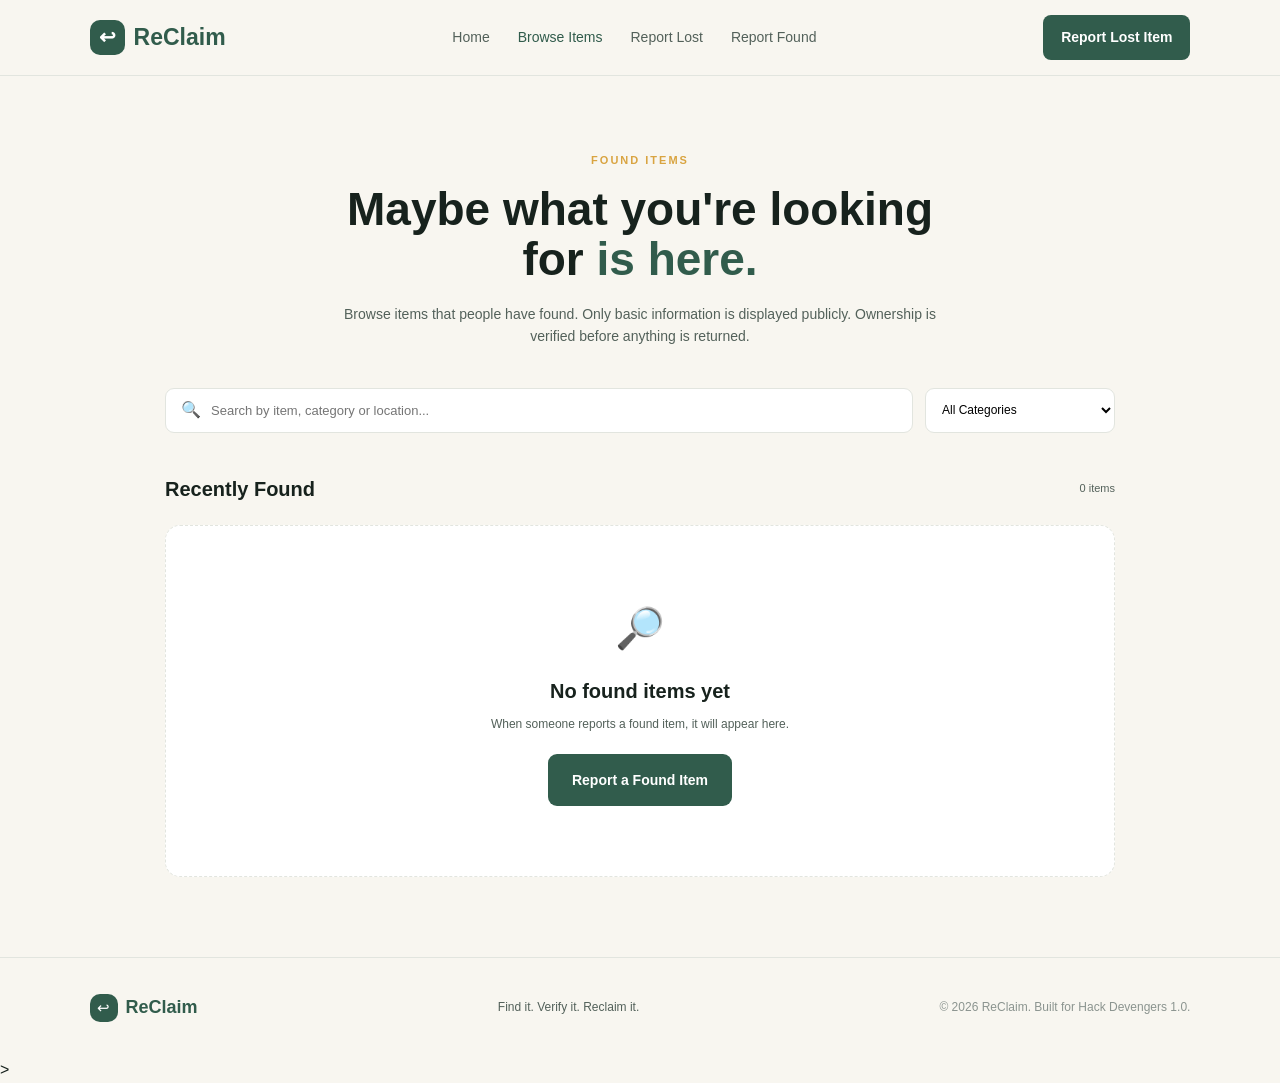
<file: browse.html>
<!DOCTYPE html>
<html lang="en">

<head>

    <meta charset="UTF-8">

    <meta name="viewport" content="width=device-width, initial-scale=1.0">

    <title>Browse Found Items | ReClaim</title>

    <link rel="stylesheet" href="css/style.css">

    <link rel="stylesheet" href="css/browse.css">

</head>


<body>


    <!-- NAVIGATION -->

    <header class="navbar">

        <a href="index.html" class="logo">

            <span class="logo-icon">↩</span>

            <span>ReClaim</span>

        </a>


        <nav>

            <a href="index.html">
                Home
            </a>

            <a href="browse.html" class="active">

                Browse Items

            </a>

            <a href="report-lost.html">
                Report Lost
            </a>

            <a href="report-found.html">
                Report Found
            </a>

        </nav>


        <a href="report-lost.html" class="nav-btn">

            Report Lost Item

        </a>

    </header>



    <!-- PAGE HEADER -->

    <section class="browse-header">

        <span class="section-label">
            FOUND ITEMS
        </span>


        <h1>

            Maybe what you're looking for
            <span>is here.</span>

        </h1>


        <p>

            Browse items that people have found. Only basic information is displayed publicly. Ownership is verified before anything is returned.

        </p>

    </section>



    <!-- SEARCH -->

    <section class="search-section">

        <div class="search-box">

            <span>
                🔍
            </span>

            <input type="text" id="searchInput" placeholder="Search by item, category or location...">

        </div>


        <select id="categoryFilter">

            <option value="all">
                All Categories
            </option>

            <option value="electronics">
                Electronics
            </option>

            <option value="wallet">
                Wallet / Money
            </option>

            <option value="id">
                ID / Documents
            </option>

            <option value="bag">
                Bags
            </option>

            <option value="clothing">
                Clothing
            </option>

            <option value="jewellery">
                Jewellery
            </option>

            <option value="stationery">
                Books / Stationery
            </option>

            <option value="keys">
                Keys
            </option>

            <option value="other">
                Other
            </option>

        </select>

    </section>



    <!-- ITEMS -->

    <main class="browse-container">


        <div class="results-heading">

            <h2>
                Recently Found
            </h2>

            <span id="resultCount">
                0 items
            </span>

        </div>


        <div id="itemsGrid" class="items-grid">

            <!-- Items will be generated by JavaScript -->

        </div>


        <!-- EMPTY STATE -->

        <div id="emptyState" class="empty-state">

            <div class="empty-icon">
                🔎
            </div>

            <h2>
                No found items yet
            </h2>

            <p>
                When someone reports a found item, it will appear here.
            </p>


            <a href="report-found.html" class="btn primary">

                Report a Found Item

            </a>

        </div>


    </main>



    <!-- FOOTER -->

    <footer>

        <div class="footer-logo">

            <span class="logo-icon">
                ↩
            </span>

            <strong>
                ReClaim
            </strong>

        </div>


        <p>
            Find it. Verify it. Reclaim it.
        </p>


        <p class="copyright">

            © 2026 ReClaim. Built for Hack Devengers 1.0.

        </p>

    </footer>



    <script src="js/browse.js"></script>

</body>

</html>>
</file>
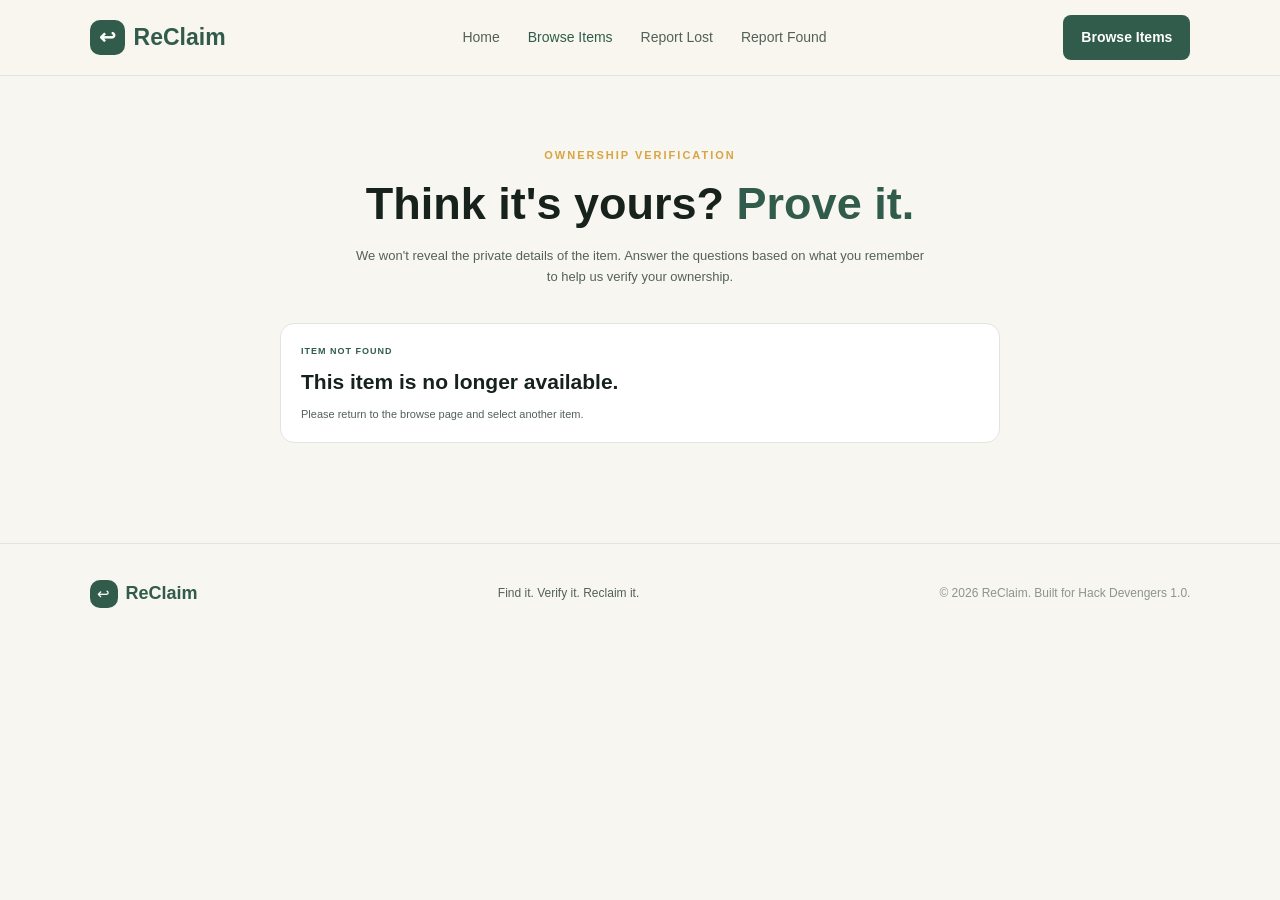
<file: claim.html>
<!DOCTYPE html>
<html lang="en">

<head>

    <meta charset="UTF-8">

    <meta name="viewport" content="width=device-width, initial-scale=1.0">

    <title>Verify Ownership | ReClaim</title>

    <link rel="stylesheet" href="css/style.css">

    <link rel="stylesheet" href="css/claim.css">

</head>


<body>


    <!-- NAVIGATION -->

    <header class="navbar">

        <a href="index.html" class="logo">

            <span class="logo-icon">↩</span>

            <span>ReClaim</span>

        </a>


        <nav>

            <a href="index.html">
                Home
            </a>

            <a href="browse.html" class="active">

                Browse Items

            </a>

            <a href="report-lost.html">
                Report Lost
            </a>

            <a href="report-found.html">
                Report Found
            </a>

        </nav>


        <a href="browse.html" class="nav-btn">

            Browse Items

        </a>

    </header>



    <!-- HEADER -->

    <section class="claim-header">

        <span class="section-label">
            OWNERSHIP VERIFICATION
        </span>


        <h1>

            Think it's yours?
            <span>Prove it.</span>

        </h1>


        <p>

            We won't reveal the private details of the item. Answer the questions based on what you remember to help us verify your ownership.

        </p>

    </section>



    <!-- MAIN -->

    <main class="claim-container">


        <!-- ITEM SUMMARY -->

        <div id="claimItem" class="claim-item">

            <!-- JavaScript loads item -->

        </div>



        <!-- VERIFICATION FORM -->

        <form id="claimForm" class="claim-form">


            <div class="verification-heading">

                <div class="verification-icon">
                    🔐
                </div>


                <div>

                    <h2>
                        Verify your ownership
                    </h2>

                    <p>
                        Your answers are kept private.
                    </p>

                </div>

            </div>



            <!-- QUESTION 1 -->

            <div class="question-card">

                <label for="answer1">

                    1. What unique identifying detail
                    does this item have?

                </label>


                <textarea id="answer1" rows="3" placeholder="Describe the detail you remember..." required></textarea>

            </div>



            <!-- QUESTION 2 -->

            <div class="question-card">

                <label for="answer2">

                    2. What hidden detail or marking
                    does the item have?

                </label>


                <textarea id="answer2" rows="3" placeholder="Describe another detail..." required></textarea>

            </div>



            <!-- QUESTION 3 -->

            <div class="question-card">

                <label for="answer3">

                    3. What contents or identifiers
                    were associated with the item?

                </label>


                <textarea id="answer3" rows="3" placeholder="Mention what you remember..." required></textarea>

            </div>



            <!-- CONTACT -->

            <div class="claim-contact">

                <h3>
                    Your Contact Information
                </h3>

                <p>
                    If your answers match, the finder can be contacted to arrange a safe return.
                </p>


                <div class="claim-grid">


                    <div class="input-group">

                        <label for="claimerName">
                            Your Name *
                        </label>

                        <input type="text" id="claimerName" required>

                    </div>


                    <div class="input-group">

                        <label for="claimerEmail">
                            Email *
                        </label>

                        <input type="email" id="claimerEmail" required>

                    </div>

                </div>

            </div>



            <!-- ACTIONS -->

            <div class="claim-actions">

                <a href="browse.html" class="cancel-btn">

                    ← Back to Items

                </a>


                <button type="submit" class="btn primary">

                    Submit Verification →

                </button>

            </div>


        </form>


        <!-- RESULT -->

        <div id="claimResult" class="claim-result">

        </div>


    </main>



    <!-- FOOTER -->

    <footer>

        <div class="footer-logo">

            <span class="logo-icon">
                ↩
            </span>

            <strong>
                ReClaim
            </strong>

        </div>


        <p>
            Find it. Verify it. Reclaim it.
        </p>


        <p class="copyright">

            © 2026 ReClaim. Built for Hack Devengers 1.0.

        </p>

    </footer>



    <script src="js/claim.js"></script>

</body>

</html>
</file>
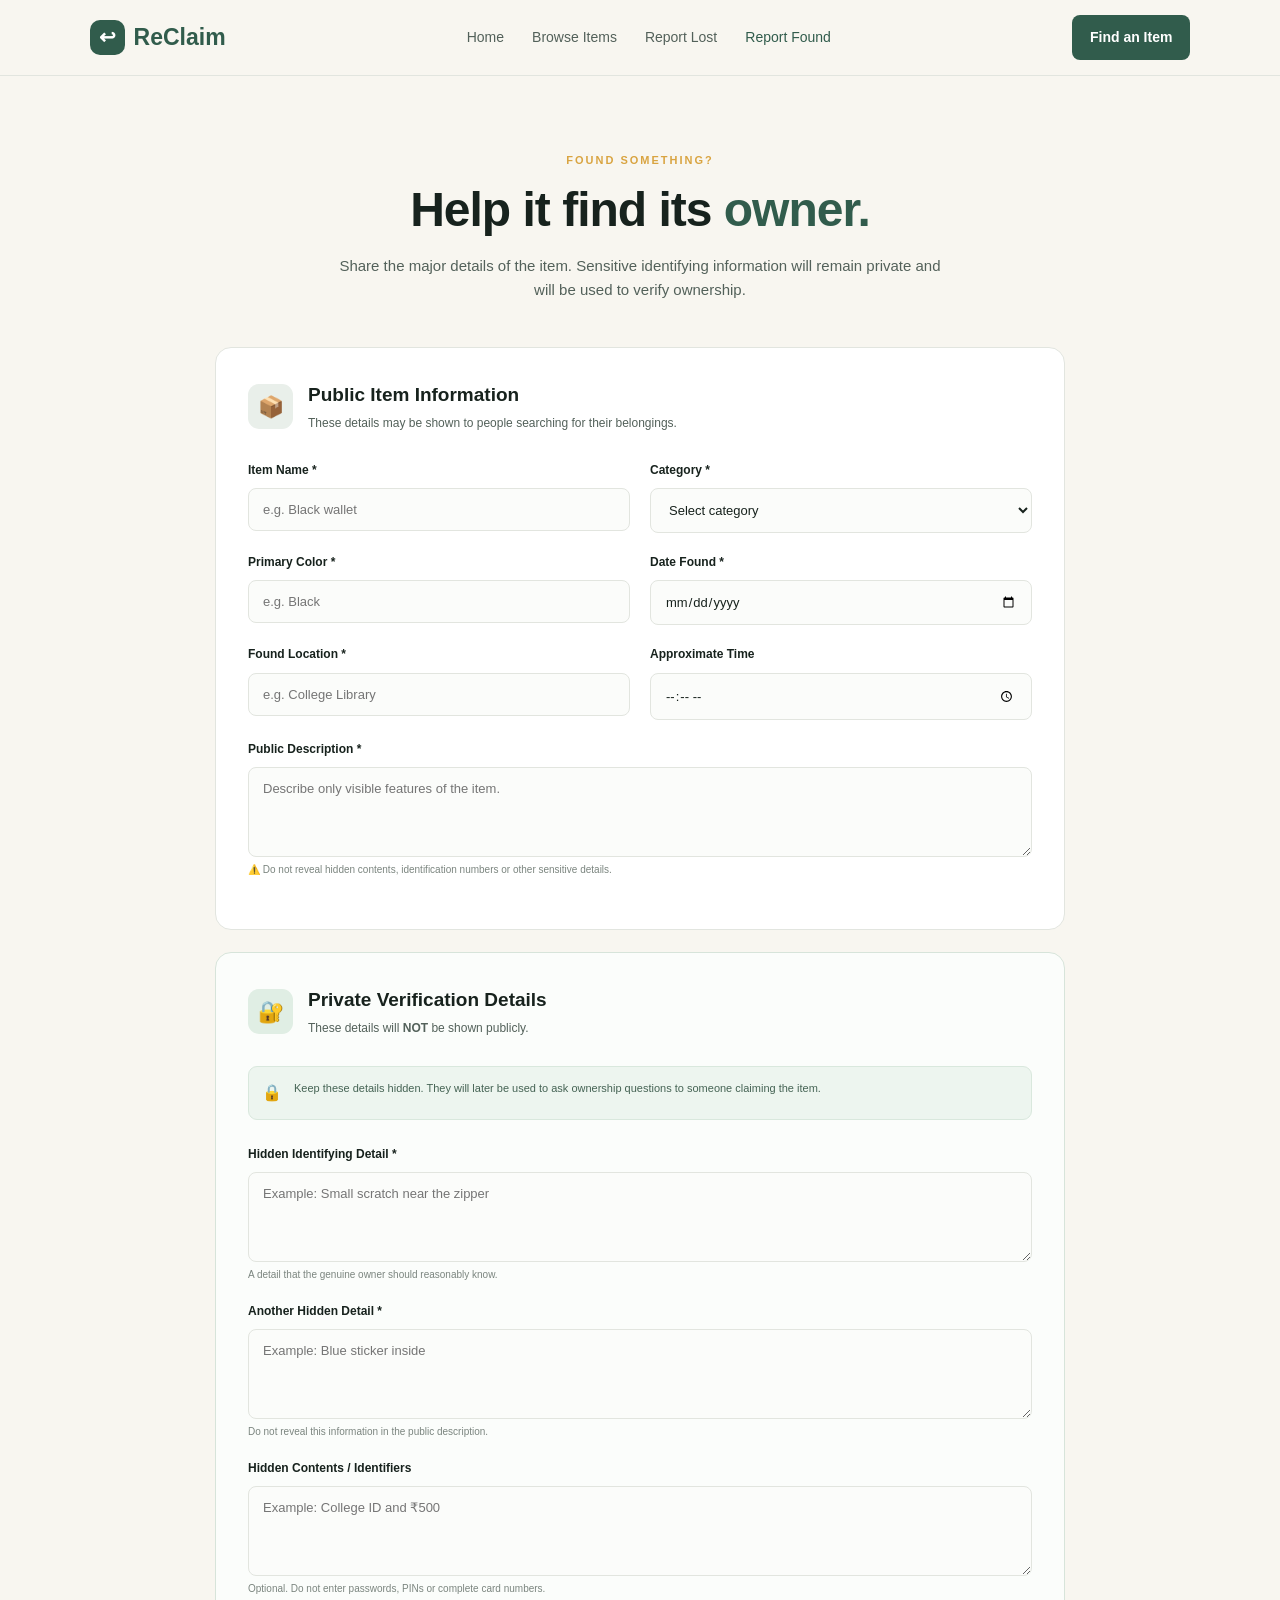
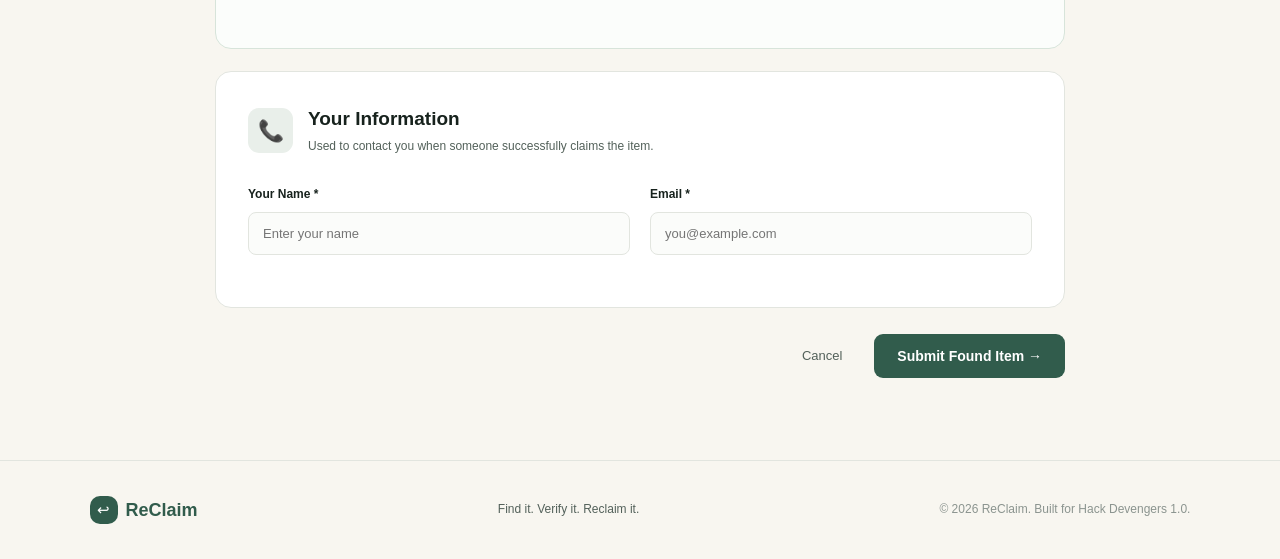
<file: report-found.html>
<!DOCTYPE html>
<html lang="en">

<head>

    <meta charset="UTF-8">

    <meta name="viewport" content="width=device-width, initial-scale=1.0">

    <title>Report Found Item | ReClaim</title>

    <link rel="stylesheet" href="css/style.css">

    <link rel="stylesheet" href="css/report.css">

</head>


<body>


    <!-- Navigation -->

    <header class="navbar">

        <a href="index.html" class="logo">

            <span class="logo-icon">↩</span>

            <span>ReClaim</span>

        </a>


        <nav>

            <a href="index.html">
                Home
            </a>

            <a href="browse.html">
                Browse Items
            </a>

            <a href="report-lost.html">
                Report Lost
            </a>

            <a href="report-found.html" class="active">
                Report Found
            </a>

        </nav>


        <a href="browse.html" class="nav-btn">

            Find an Item

        </a>

    </header>



    <!-- Page Header -->

    <section class="form-header">

        <span class="section-label">
            FOUND SOMETHING?
        </span>


        <h1>

            Help it find its
            <span>owner.</span>

        </h1>


        <p>

            Share the major details of the item. Sensitive identifying information will remain private and will be used to verify ownership.

        </p>

    </section>



    <!-- Form -->

    <main class="form-container">


        <form id="foundItemForm">


            <!-- PUBLIC INFORMATION -->

            <section class="form-section">


                <div class="form-section-heading">

                    <div class="form-icon">
                        📦
                    </div>


                    <div>

                        <h2>
                            Public Item Information
                        </h2>

                        <p>
                            These details may be shown to people searching for their belongings.
                        </p>

                    </div>

                </div>



                <div class="form-grid">


                    <div class="input-group">

                        <label for="foundItemName">

                            Item Name *

                        </label>


                        <input type="text" id="foundItemName" placeholder="e.g. Black wallet" required>

                    </div>



                    <div class="input-group">

                        <label for="foundCategory">

                            Category *

                        </label>


                        <select id="foundCategory" required>

                            <option value="">
                                Select category
                            </option>

                            <option value="electronics">
                                Electronics
                            </option>

                            <option value="wallet">
                                Wallet / Money
                            </option>

                            <option value="id">
                                ID / Documents
                            </option>

                            <option value="bag">
                                Bag
                            </option>

                            <option value="clothing">
                                Clothing
                            </option>

                            <option value="jewellery">
                                Jewellery
                            </option>

                            <option value="stationery">
                                Books / Stationery
                            </option>

                            <option value="keys">
                                Keys
                            </option>

                            <option value="other">
                                Other
                            </option>

                        </select>

                    </div>



                    <div class="input-group">

                        <label for="foundColor">

                            Primary Color *

                        </label>


                        <input type="text" id="foundColor" placeholder="e.g. Black" required>

                    </div>



                    <div class="input-group">

                        <label for="foundDate">

                            Date Found *

                        </label>


                        <input type="date" id="foundDate" required>

                    </div>



                    <div class="input-group">

                        <label for="foundLocation">

                            Found Location *

                        </label>


                        <input type="text" id="foundLocation" placeholder="e.g. College Library" required>

                    </div>



                    <div class="input-group">

                        <label for="foundTime">

                            Approximate Time

                        </label>


                        <input type="time" id="foundTime">

                    </div>

                </div>



                <div class="input-group">

                    <label for="foundDescription">

                        Public Description *

                    </label>


                    <textarea id="foundDescription" rows="4" placeholder="Describe only visible features of the item." required></textarea>


                    <small>

                        ⚠️ Do not reveal hidden contents,
                        identification numbers or other
                        sensitive details.

                    </small>

                </div>


            </section>



            <!-- PRIVATE INFORMATION -->

            <section class="form-section private-section">


                <div class="private-heading">


                    <div class="form-icon private-icon">

                        🔐

                    </div>


                    <div>

                        <h2>

                            Private Verification Details

                        </h2>


                        <p>

                            These details will
                            <strong>NOT</strong> be shown publicly.

                        </p>

                    </div>

                </div>



                <div class="privacy-notice">

                    <span>
                        🔒
                    </span>


                    <p>

                        Keep these details hidden. They will later be used to ask ownership questions to someone claiming the item.

                    </p>

                </div>



                <div class="input-group">


                    <label for="foundUniqueDetail">

                        Hidden Identifying Detail *

                    </label>


                    <textarea id="foundUniqueDetail" rows="3" placeholder="Example: Small scratch near the zipper" required></textarea>


                    <small>

                        A detail that the genuine owner
                        should reasonably know.

                    </small>

                </div>



                <div class="input-group">


                    <label for="foundHiddenDetail">

                        Another Hidden Detail *

                    </label>


                    <textarea id="foundHiddenDetail" rows="3" placeholder="Example: Blue sticker inside" required></textarea>


                    <small>

                        Do not reveal this information
                        in the public description.

                    </small>

                </div>



                <div class="input-group">


                    <label for="foundContents">

                        Hidden Contents / Identifiers

                    </label>


                    <textarea id="foundContents" rows="3" placeholder="Example: College ID and ₹500"></textarea>


                    <small>

                        Optional. Do not enter passwords,
                        PINs or complete card numbers.

                    </small>

                </div>


            </section>



            <!-- FINDER CONTACT -->

            <section class="form-section">


                <div class="form-section-heading">


                    <div class="form-icon">
                        📞
                    </div>


                    <div>

                        <h2>
                            Your Information
                        </h2>


                        <p>

                            Used to contact you when someone successfully claims the item.

                        </p>

                    </div>

                </div>



                <div class="form-grid">


                    <div class="input-group">


                        <label for="finderName">

                            Your Name *

                        </label>


                        <input type="text" id="finderName" placeholder="Enter your name" required>

                    </div>



                    <div class="input-group">


                        <label for="finderEmail">

                            Email *

                        </label>


                        <input type="email" id="finderEmail" placeholder="you@example.com" required>

                    </div>

                </div>


            </section>



            <!-- ACTIONS -->

            <div class="form-actions">


                <a href="index.html" class="cancel-btn">

                    Cancel

                </a>


                <button type="submit" class="btn primary submit-btn">

                    Submit Found Item →

                </button>

            </div>


        </form>

    </main>



    <!-- Footer -->

    <footer>


        <div class="footer-logo">

            <span class="logo-icon">
                ↩
            </span>

            <strong>
                ReClaim
            </strong>

        </div>


        <p>
            Find it. Verify it. Reclaim it.
        </p>


        <p class="copyright">

            © 2026 ReClaim. Built for Hack Devengers 1.0.

        </p>


    </footer>



    <script src="js/reports.js"></script>


</body>

</html>
</file>
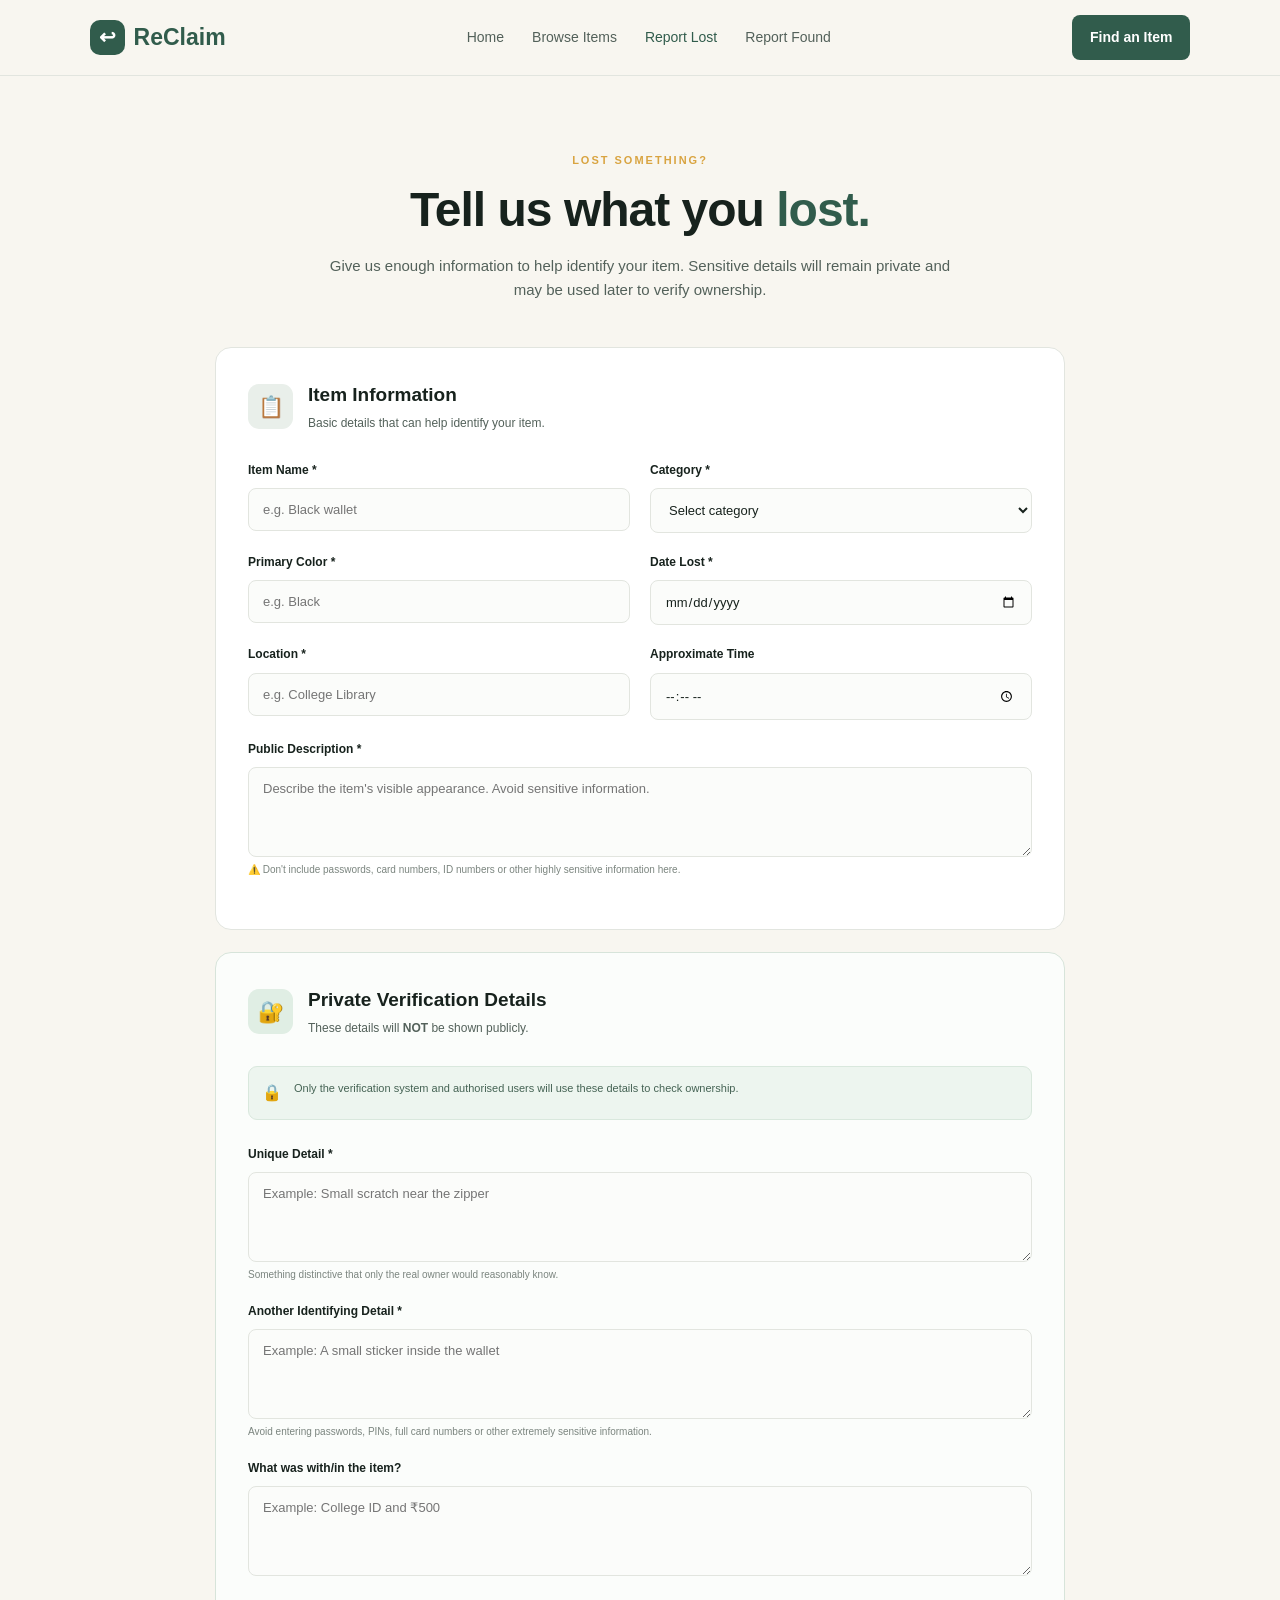
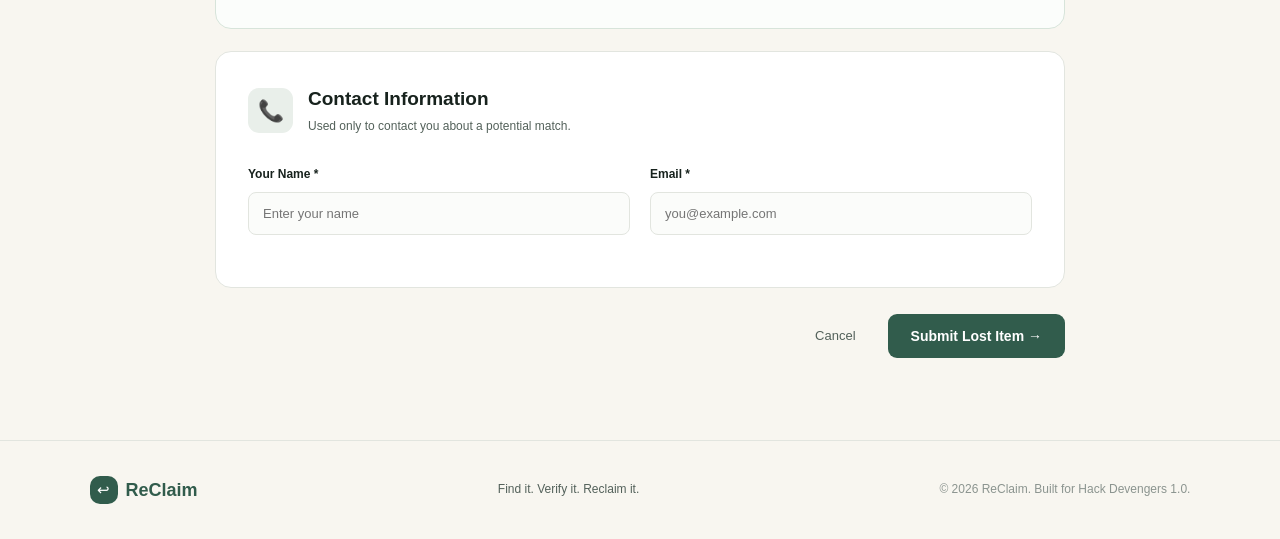
<file: report-lost.html>
<!DOCTYPE html>
<html lang="en">

<head>
    <meta charset="UTF-8">
    <meta name="viewport" content="width=device-width, initial-scale=1.0">

    <title>Report Lost Item | ReClaim</title>

    <link rel="stylesheet" href="css/style.css">
    <link rel="stylesheet" href="css/report.css">
</head>

<body>

    <!-- Navigation -->
    <header class="navbar">

        <a href="index.html" class="logo">
            <span class="logo-icon">↩</span>
            <span>ReClaim</span>
        </a>

        <nav>
            <a href="index.html">Home</a>
            <a href="browse.html">Browse Items</a>
            <a href="report-lost.html" class="active">Report Lost</a>
            <a href="report-found.html">Report Found</a>
        </nav>

        <a href="browse.html" class="nav-btn">
            Find an Item
        </a>

    </header>


    <!-- Page Header -->
    <section class="form-header">

        <span class="section-label">
            LOST SOMETHING?
        </span>

        <h1>
            Tell us what you <span>lost.</span>
        </h1>

        <p>
            Give us enough information to help identify your item. Sensitive details will remain private and may be used later to verify ownership.
        </p>

    </section>


    <!-- Form -->
    <main class="form-container">

        <form id="lostItemForm">


            <!-- PUBLIC INFORMATION -->
            <section class="form-section">

                <div class="form-section-heading">

                    <div class="form-icon">
                        📋
                    </div>

                    <div>
                        <h2>Item Information</h2>

                        <p>
                            Basic details that can help identify your item.
                        </p>
                    </div>

                </div>


                <div class="form-grid">

                    <div class="input-group">

                        <label for="itemName">
                            Item Name *
                        </label>

                        <input type="text" id="itemName" placeholder="e.g. Black wallet" required>

                    </div>


                    <div class="input-group">

                        <label for="category">
                            Category *
                        </label>

                        <select id="category" required>

                            <option value="">
                                Select category
                            </option>

                            <option value="electronics">
                                Electronics
                            </option>

                            <option value="wallet">
                                Wallet / Money
                            </option>

                            <option value="id">
                                ID / Documents
                            </option>

                            <option value="bag">
                                Bag
                            </option>

                            <option value="clothing">
                                Clothing
                            </option>

                            <option value="jewellery">
                                Jewellery
                            </option>

                            <option value="stationery">
                                Books / Stationery
                            </option>

                            <option value="keys">
                                Keys
                            </option>

                            <option value="other">
                                Other
                            </option>

                        </select>

                    </div>


                    <div class="input-group">

                        <label for="color">
                            Primary Color *
                        </label>

                        <input type="text" id="color" placeholder="e.g. Black" required>

                    </div>


                    <div class="input-group">

                        <label for="lostDate">
                            Date Lost *
                        </label>

                        <input type="date" id="lostDate" required>

                    </div>


                    <div class="input-group">

                        <label for="lostLocation">
                            Location *
                        </label>

                        <input type="text" id="lostLocation" placeholder="e.g. College Library" required>

                    </div>


                    <div class="input-group">

                        <label for="lostTime">
                            Approximate Time
                        </label>

                        <input type="time" id="lostTime">

                    </div>

                </div>


                <div class="input-group">

                    <label for="description">
                        Public Description *
                    </label>

                    <textarea id="description" rows="4" placeholder="Describe the item's visible appearance. Avoid sensitive information." required></textarea>

                    <small>
                        ⚠️ Don't include passwords, card numbers, ID numbers
                        or other highly sensitive information here.
                    </small>

                </div>

            </section>


            <!-- PRIVATE INFORMATION -->
            <section class="form-section private-section">

                <div class="private-heading">

                    <div class="form-icon private-icon">
                        🔐
                    </div>

                    <div>

                        <h2>Private Verification Details</h2>

                        <p>
                            These details will <strong>NOT</strong> be shown publicly.
                        </p>

                    </div>

                </div>


                <div class="privacy-notice">

                    <span>🔒</span>

                    <p>
                        Only the verification system and authorised users will use these details to check ownership.
                    </p>

                </div>


                <div class="input-group">

                    <label for="uniqueDetail">
                        Unique Detail *
                    </label>

                    <textarea id="uniqueDetail" rows="3" placeholder="Example: Small scratch near the zipper" required></textarea>

                    <small>
                        Something distinctive that only the real owner
                        would reasonably know.
                    </small>

                </div>


                <div class="input-group">

                    <label for="hiddenDetail">
                        Another Identifying Detail *
                    </label>

                    <textarea id="hiddenDetail" rows="3" placeholder="Example: A small sticker inside the wallet" required></textarea>

                    <small>
                        Avoid entering passwords, PINs, full card numbers
                        or other extremely sensitive information.
                    </small>

                </div>


                <div class="input-group">

                    <label for="itemContents">
                        What was with/in the item?
                    </label>

                    <textarea id="itemContents" rows="3" placeholder="Example: College ID and ₹500"></textarea>

                </div>

            </section>


            <!-- CONTACT -->
            <section class="form-section">

                <div class="form-section-heading">

                    <div class="form-icon">
                        📞
                    </div>

                    <div>

                        <h2>Contact Information</h2>

                        <p>
                            Used only to contact you about a potential match.
                        </p>

                    </div>

                </div>


                <div class="form-grid">

                    <div class="input-group">

                        <label for="name">
                            Your Name *
                        </label>

                        <input type="text" id="name" placeholder="Enter your name" required>

                    </div>


                    <div class="input-group">

                        <label for="email">
                            Email *
                        </label>

                        <input type="email" id="email" placeholder="you@example.com" required>

                    </div>

                </div>

            </section>


            <!-- Submit -->
            <div class="form-actions">

                <a href="index.html" class="cancel-btn">
                    Cancel
                </a>

                <button type="submit" class="btn primary submit-btn">
                    Submit Lost Item →
                </button>

            </div>


        </form>

    </main>


    <footer>

        <div class="footer-logo">
            <span class="logo-icon">↩</span>
            <strong>ReClaim</strong>
        </div>

        <p>
            Find it. Verify it. Reclaim it.
        </p>

        <p class="copyright">
            © 2026 ReClaim. Built for Hack Devengers 1.0.
        </p>

    </footer>


    <script src="js/reports.js"></script>

</body>

</html>
</file>
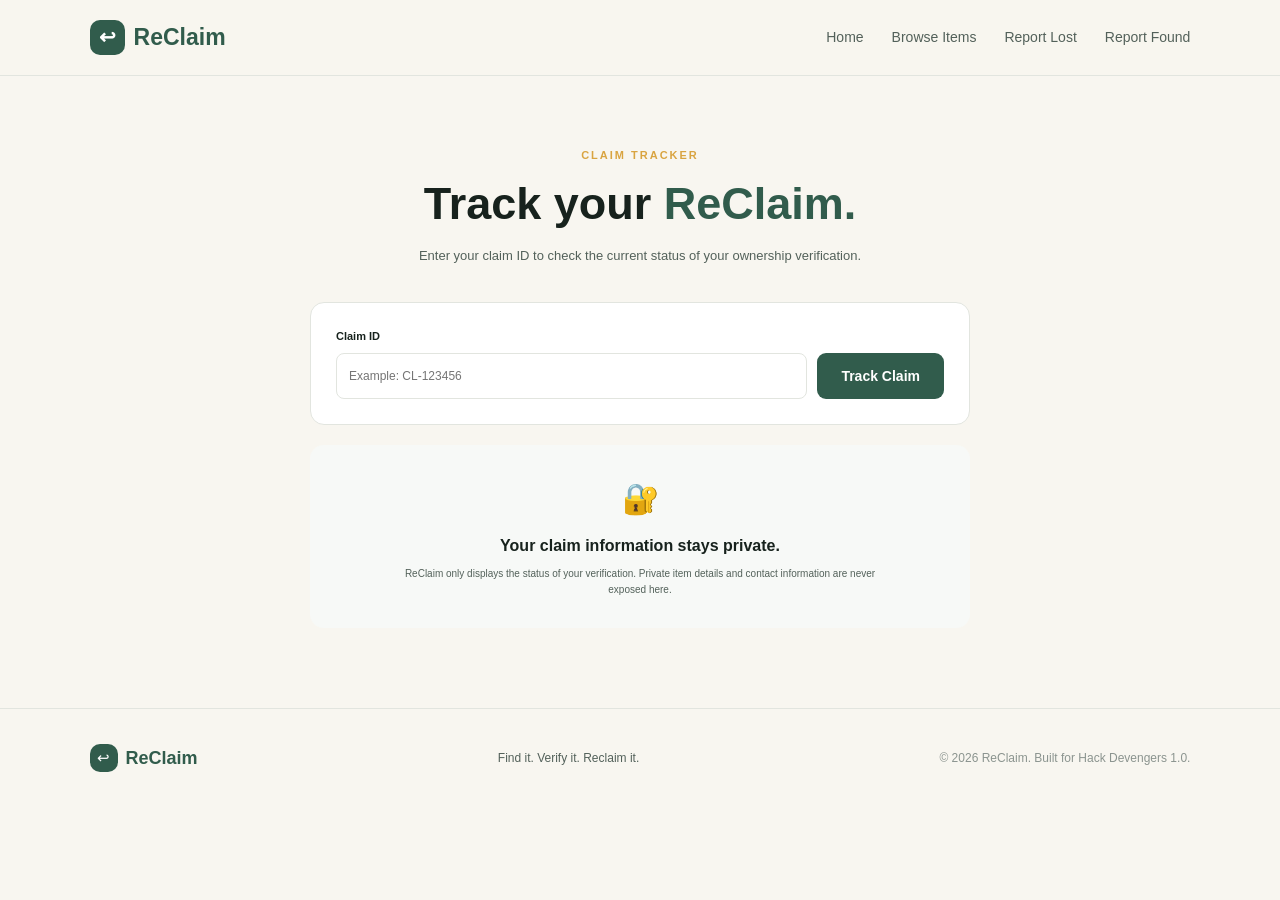
<file: status.html>
<!DOCTYPE html>
<html lang="en">

<head>

    <meta charset="UTF-8">

    <meta name="viewport" content="width=device-width, initial-scale=1.0">

    <title>Track Claim | ReClaim</title>

    <link rel="stylesheet" href="css/style.css">

    <link rel="stylesheet" href="css/status.css">

</head>


<body>


    <!-- NAVIGATION -->

    <header class="navbar">

        <a href="index.html" class="logo">

            <span class="logo-icon">↩</span>

            <span>ReClaim</span>

        </a>


        <nav>

            <a href="index.html">
                Home
            </a>

            <a href="browse.html">
                Browse Items
            </a>

            <a href="report-lost.html">
                Report Lost
            </a>

            <a href="report-found.html">
                Report Found
            </a>

        </nav>

    </header>



    <!-- HEADER -->

    <section class="status-header">

        <span class="section-label">
            CLAIM TRACKER
        </span>


        <h1>

            Track your
            <span>ReClaim.</span>

        </h1>


        <p>

            Enter your claim ID to check the current status of your ownership verification.

        </p>

    </section>



    <!-- SEARCH -->

    <main class="status-container">

        <div class="status-search">

            <label for="claimId">
                Claim ID
            </label>


            <div class="status-input-row">

                <input type="text" id="claimId" placeholder="Example: CL-123456">


                <button type="button" id="trackButton" class="btn primary">

                    Track Claim

                </button>

            </div>

        </div>



        <!-- RESULT -->

        <div id="statusResult" class="status-result">

        </div>


        <!-- DEFAULT INFO -->

        <div id="statusInfo" class="status-info">

            <div class="info-icon">
                🔐
            </div>

            <h2>
                Your claim information stays private.
            </h2>

            <p>
                ReClaim only displays the status of your verification. Private item details and contact information are never exposed here.
            </p>

        </div>

    </main>



    <!-- FOOTER -->

    <footer>

        <div class="footer-logo">

            <span class="logo-icon">
                ↩
            </span>

            <strong>
                ReClaim
            </strong>

        </div>


        <p>
            Find it. Verify it. Reclaim it.
        </p>


        <p class="copyright">
            © 2026 ReClaim. Built for Hack Devengers 1.0.
        </p>

    </footer>


    <script src="js/status.js"></script>

</body>

</html>
</file>
<file: css/style.css>
/* ========================================
   RECLAIM - GLOBAL STYLES
======================================== */

* {
    margin: 0;
    padding: 0;
    box-sizing: border-box;
}

:root {
    --primary: #315c4c;
    --primary-dark: #234438;
    --accent: #d9a441;
    --cream: #f8f6f0;
    --white: #ffffff;
    --dark: #17221d;
    --text: #53615a;
    --border: #e2e5df;
    --success: #3f8061;
}

html {
    scroll-behavior: smooth;
}

body {
    font-family: Arial, Helvetica, sans-serif;
    background: var(--cream);
    color: var(--dark);
    line-height: 1.6;
}

a {
    text-decoration: none;
    color: inherit;
}


/* ========================================
   NAVIGATION
======================================== */

.navbar {
    height: 76px;
    padding: 0 7%;
    display: flex;
    align-items: center;
    justify-content: space-between;
    background: rgba(248, 246, 240, 0.96);
    border-bottom: 1px solid var(--border);
    position: sticky;
    top: 0;
    z-index: 100;
}

.logo {
    display: flex;
    align-items: center;
    gap: 9px;
    font-size: 23px;
    font-weight: 700;
    color: var(--primary);
}

.logo-icon {
    width: 35px;
    height: 35px;
    display: grid;
    place-items: center;
    border-radius: 10px;
    background: var(--primary);
    color: white;
    font-size: 20px;
}

.navbar nav {
    display: flex;
    gap: 28px;
}

.navbar nav a {
    font-size: 14px;
    color: var(--text);
    transition: 0.3s;
}

.navbar nav a:hover,
.navbar nav a.active {
    color: var(--primary);
}

.nav-btn {
    padding: 11px 18px;
    background: var(--primary);
    color: white;
    border-radius: 8px;
    font-size: 14px;
    font-weight: 600;
}


/* ========================================
   BUTTONS
======================================== */

.btn {
    display: inline-flex;
    justify-content: center;
    align-items: center;
    padding: 14px 23px;
    border-radius: 9px;
    font-size: 14px;
    font-weight: 700;
    transition: 0.3s;
    border: 1px solid transparent;
}

.btn:hover {
    transform: translateY(-2px);
}

.primary {
    background: var(--primary);
    color: white;
}

.primary:hover {
    background: var(--primary-dark);
}

.secondary {
    background: white;
    color: var(--primary);
    border-color: var(--border);
}

.light {
    background: white;
    color: var(--primary);
}


/* ========================================
   HERO
======================================== */

.hero {
    min-height: 650px;
    padding: 80px 7%;
    display: grid;
    grid-template-columns: 1.05fr 0.95fr;
    align-items: center;
    gap: 70px;
}

.hero-content {
    max-width: 650px;
}

.badge {
    display: inline-block;
    padding: 7px 13px;
    background: #e6eee8;
    color: var(--primary);
    border-radius: 30px;
    font-size: 12px;
    font-weight: 700;
    margin-bottom: 20px;
}

.hero h1 {
    font-size: clamp(45px, 5vw, 70px);
    line-height: 1.04;
    letter-spacing: -2px;
    margin-bottom: 25px;
}

.hero h1 span,
.section-heading span,
.cta-section span {
    color: var(--primary);
}

.hero-content>p {
    max-width: 570px;
    color: var(--text);
    font-size: 17px;
    margin-bottom: 30px;
}

.hero-buttons {
    display: flex;
    gap: 12px;
    flex-wrap: wrap;
}

.trust-points {
    display: flex;
    gap: 28px;
    margin-top: 45px;
    flex-wrap: wrap;
}

.trust-points div {
    display: flex;
    flex-direction: column;
}

.trust-points strong {
    font-size: 12px;
    color: var(--dark);
}

.trust-points small {
    color: #7a847e;
    font-size: 11px;
}


/* ========================================
   HERO VISUAL
======================================== */

.hero-visual {
    position: relative;
    min-height: 470px;
    display: flex;
    justify-content: center;
    align-items: center;
}

.main-card {
    width: 330px;
    padding: 25px;
    background: white;
    border-radius: 20px;
    box-shadow: 0 25px 60px rgba(35, 68, 56, 0.13);
    position: relative;
    z-index: 2;
}

.item-image {
    height: 220px;
    display: grid;
    place-items: center;
    background: #eef2ed;
    border-radius: 15px;
    font-size: 80px;
    margin-bottom: 20px;
}

.item-status {
    display: inline-block;
    color: var(--success);
    font-size: 10px;
    font-weight: 800;
    letter-spacing: 1px;
    margin-bottom: 5px;
}

.item-info h3 {
    font-size: 20px;
    margin-bottom: 8px;
}

.item-info p {
    color: var(--text);
    font-size: 12px;
    margin-top: 3px;
}

.privacy {
    margin-top: 17px;
    padding: 10px;
    background: #f4f6f2;
    color: var(--primary);
    border-radius: 8px;
    text-align: center;
    font-size: 11px;
    font-weight: 600;
}

.floating-card {
    position: absolute;
    z-index: 3;
    background: white;
    padding: 13px 16px;
    border-radius: 12px;
    display: flex;
    align-items: center;
    gap: 10px;
    box-shadow: 0 12px 35px rgba(35, 68, 56, 0.13);
}

.floating-card strong {
    display: block;
    font-size: 11px;
}

.floating-card p {
    color: var(--text);
    font-size: 10px;
}

.card-icon,
.success-icon {
    width: 34px;
    height: 34px;
    display: grid;
    place-items: center;
    background: #e7eee9;
    border-radius: 9px;
}

.success-icon {
    background: #e5f1e9;
    color: var(--success);
    font-weight: bold;
}

.card-top {
    top: 35px;
    left: 0;
}

.card-bottom {
    right: 0;
    bottom: 40px;
}


/* ========================================
   HOW IT WORKS
======================================== */

.how-section {
    padding: 100px 7%;
    background: white;
}

.section-heading {
    text-align: center;
    max-width: 600px;
    margin: 0 auto 60px;
}

.section-label {
    color: var(--accent);
    font-size: 11px;
    font-weight: 800;
    letter-spacing: 2px;
}

.section-heading h2,
.cta-section h2 {
    font-size: 40px;
    line-height: 1.15;
    margin: 12px 0;
}

.section-heading p {
    color: var(--text);
    font-size: 15px;
}

.steps {
    max-width: 1100px;
    margin: auto;
    display: grid;
    grid-template-columns: repeat(4, 1fr);
    gap: 25px;
}

.step {
    position: relative;
    padding: 25px;
    border: 1px solid var(--border);
    border-radius: 14px;
    transition: 0.3s;
}

.step:hover {
    transform: translateY(-5px);
    box-shadow: 0 15px 35px rgba(35, 68, 56, 0.08);
}

.step-number {
    color: #aab3ad;
    font-size: 12px;
    font-weight: 700;
    margin-bottom: 25px;
}

.step-icon {
    font-size: 30px;
    margin-bottom: 15px;
}

.step h3 {
    font-size: 17px;
    margin-bottom: 8px;
}

.step p {
    color: var(--text);
    font-size: 13px;
}


/* ========================================
   CTA
======================================== */

.cta-section {
    margin: 80px 7%;
    padding: 60px;
    border-radius: 20px;
    background: var(--primary);
    color: white;
    display: flex;
    align-items: center;
    justify-content: space-between;
    gap: 40px;
}

.cta-section .section-label {
    color: #e7c46d;
}

.cta-section h2 {
    max-width: 650px;
}

.cta-section h2 span {
    color: #d9e8dd;
}

.cta-section p {
    max-width: 600px;
    color: #d5dfd9;
    font-size: 14px;
}

.cta-buttons {
    display: flex;
    gap: 10px;
    flex-shrink: 0;
}


/* ========================================
   FOOTER
======================================== */

footer {
    padding: 35px 7%;
    border-top: 1px solid var(--border);
    display: flex;
    align-items: center;
    justify-content: space-between;
    gap: 20px;
    color: var(--text);
    font-size: 12px;
}

.footer-logo {
    display: flex;
    align-items: center;
    gap: 8px;
    color: var(--primary);
    font-size: 18px;
}

.footer-logo .logo-icon {
    width: 28px;
    height: 28px;
    font-size: 15px;
}

.copyright {
    color: #8b948f;
}


/* ========================================
   RESPONSIVE DESIGN
======================================== */

@media (max-width: 950px) {
    .navbar nav {
        display: none;
    }
    .hero {
        grid-template-columns: 1fr;
        text-align: center;
        gap: 20px;
    }
    .hero-content {
        margin: auto;
    }
    .hero-content>p {
        margin-left: auto;
        margin-right: auto;
    }
    .hero-buttons,
    .trust-points {
        justify-content: center;
    }
    .hero-visual {
        max-width: 500px;
        width: 100%;
        margin: auto;
    }
    .steps {
        grid-template-columns: repeat(2, 1fr);
    }
    .cta-section {
        flex-direction: column;
        text-align: center;
    }
    .cta-section p {
        margin: auto;
    }
}

@media (max-width: 600px) {
    .navbar {
        padding: 0 5%;
    }
    .nav-btn {
        display: none;
    }
    .hero {
        padding: 60px 5%;
    }
    .hero h1 {
        font-size: 45px;
    }
    .hero-content>p {
        font-size: 15px;
    }
    .main-card {
        width: 280px;
    }
    .item-image {
        height: 190px;
    }
    .card-top {
        left: -5px;
    }
    .card-bottom {
        right: -5px;
    }
    .steps {
        grid-template-columns: 1fr;
    }
    .how-section {
        padding: 70px 5%;
    }
    .section-heading h2,
    .cta-section h2 {
        font-size: 32px;
    }
    .cta-section {
        margin: 50px 5%;
        padding: 40px 25px;
    }
    .cta-buttons {
        flex-direction: column;
        width: 100%;
    }
    .cta-buttons .btn {
        width: 100%;
    }
    footer {
        padding: 30px 5%;
        flex-direction: column;
        text-align: center;
    }
}
</file>
<file: css/browse.css>
/* ========================================
   RECLAIM - BROWSE PAGE
======================================== */

.browse-header {
    text-align: center;
    max-width: 800px;
    margin: auto;
    padding: 70px 7% 40px;
}

.browse-header h1 {
    font-size: 46px;
    line-height: 1.1;
    margin: 12px 0 18px;
}

.browse-header h1 span {
    color: var(--primary);
}

.browse-header p {
    max-width: 650px;
    margin: auto;
    color: var(--text);
    font-size: 14px;
    line-height: 1.6;
}


/* ========================================
   SEARCH
======================================== */

.search-section {
    max-width: 1000px;
    margin: 0 auto 40px;
    padding: 0 25px;
    display: flex;
    gap: 12px;
}

.search-box {
    flex: 1;
    display: flex;
    align-items: center;
    gap: 10px;
    background: white;
    border: 1px solid var(--border);
    border-radius: 9px;
    padding: 0 15px;
}

.search-box span {
    font-size: 16px;
}

.search-box input {
    width: 100%;
    border: none;
    outline: none;
    padding: 14px 0;
    font-family: inherit;
    font-size: 13px;
}

.search-section select {
    width: 190px;
    border: 1px solid var(--border);
    border-radius: 9px;
    padding: 0 12px;
    background: white;
    font-family: inherit;
    font-size: 12px;
    outline: none;
}


/* ========================================
   BROWSE CONTAINER
======================================== */

.browse-container {
    max-width: 1000px;
    margin: auto;
    padding: 0 25px 80px;
}

.results-heading {
    display: flex;
    justify-content: space-between;
    align-items: center;
    margin-bottom: 20px;
}

.results-heading h2 {
    font-size: 20px;
}

.results-heading span {
    font-size: 11px;
    color: var(--text);
}


/* ========================================
   ITEMS GRID
======================================== */

.items-grid {
    display: grid;
    grid-template-columns: repeat(3, 1fr);
    gap: 18px;
}


/* ========================================
   ITEM CARD
======================================== */

.item-card {
    background: white;
    border: 1px solid var(--border);
    border-radius: 14px;
    overflow: hidden;
    transition: 0.2s;
}

.item-card:hover {
    transform: translateY(-3px);
    box-shadow: 0 12px 30px rgba(35, 68, 56, 0.08);
}

.item-card-top {
    height: 140px;
    background: #eef3ee;
    display: grid;
    place-items: center;
    font-size: 45px;
}

.item-card-body {
    padding: 18px;
}

.item-category {
    display: inline-block;
    font-size: 9px;
    text-transform: uppercase;
    letter-spacing: 1px;
    font-weight: 700;
    color: var(--primary);
    margin-bottom: 8px;
}

.item-card h3 {
    font-size: 17px;
    margin-bottom: 8px;
}

.item-description {
    font-size: 11px;
    color: var(--text);
    line-height: 1.5;
    margin-bottom: 15px;
}

.item-meta {
    display: flex;
    flex-direction: column;
    gap: 6px;
    border-top: 1px solid #edf0ed;
    padding-top: 12px;
    margin-bottom: 15px;
}

.item-meta span {
    font-size: 10px;
    color: var(--text);
}

.claim-btn {
    display: block;
    width: 100%;
    text-align: center;
    padding: 11px;
    border-radius: 7px;
    background: var(--primary);
    color: white;
    font-size: 11px;
    font-weight: 700;
    text-decoration: none;
    transition: 0.2s;
}

.claim-btn:hover {
    opacity: 0.9;
}


/* ========================================
   EMPTY STATE
======================================== */

.empty-state {
    text-align: center;
    padding: 70px 20px;
    background: white;
    border: 1px dashed var(--border);
    border-radius: 15px;
}

.empty-icon {
    font-size: 40px;
    margin-bottom: 15px;
}

.empty-state h2 {
    font-size: 20px;
    margin-bottom: 8px;
}

.empty-state p {
    color: var(--text);
    font-size: 12px;
    margin-bottom: 20px;
}


/* ========================================
   RESPONSIVE
======================================== */

@media (max-width: 800px) {
    .items-grid {
        grid-template-columns: repeat(2, 1fr);
    }
}

@media (max-width: 600px) {
    .browse-header {
        padding: 55px 5% 35px;
    }
    .browse-header h1 {
        font-size: 36px;
    }
    .search-section {
        flex-direction: column;
    }
    .search-section select {
        width: 100%;
        height: 45px;
    }
    .items-grid {
        grid-template-columns: 1fr;
    }
    .browse-container {
        padding-left: 15px;
        padding-right: 15px;
    }
}
</file>
<file: css/claim.css>
/* ========================================
   RECLAIM - CLAIM PAGE
======================================== */

.claim-header {
    text-align: center;
    max-width: 750px;
    margin: auto;
    padding: 65px 7% 35px;
}

.claim-header h1 {
    font-size: 45px;
    line-height: 1.1;
    margin: 12px 0 18px;
}

.claim-header h1 span {
    color: var(--primary);
}

.claim-header p {
    max-width: 620px;
    margin: auto;
    color: var(--text);
    font-size: 13px;
    line-height: 1.6;
}


/* ========================================
   CONTAINER
======================================== */

.claim-container {
    max-width: 760px;
    margin: auto;
    padding: 0 20px 80px;
}


/* ========================================
   ITEM SUMMARY
======================================== */

.claim-item {
    background: white;
    border: 1px solid var(--border);
    border-radius: 14px;
    padding: 20px;
    margin-bottom: 20px;
}

.claim-item-label {
    font-size: 9px;
    text-transform: uppercase;
    letter-spacing: 1px;
    color: var(--primary);
    font-weight: 700;
    margin-bottom: 7px;
}

.claim-item h2 {
    font-size: 21px;
    margin-bottom: 7px;
}

.claim-item p {
    font-size: 11px;
    color: var(--text);
    line-height: 1.5;
}

.claim-item-meta {
    display: flex;
    gap: 20px;
    margin-top: 12px;
    flex-wrap: wrap;
}

.claim-item-meta span {
    font-size: 10px;
    color: var(--text);
}


/* ========================================
   FORM
======================================== */

.claim-form {
    background: white;
    border: 1px solid var(--border);
    border-radius: 14px;
    padding: 28px;
}


/* ========================================
   VERIFICATION HEADING
======================================== */

.verification-heading {
    display: flex;
    align-items: center;
    gap: 14px;
    margin-bottom: 25px;
}

.verification-icon {
    width: 45px;
    height: 45px;
    border-radius: 10px;
    background: #edf3ed;
    display: grid;
    place-items: center;
    font-size: 20px;
}

.verification-heading h2 {
    font-size: 19px;
    margin-bottom: 3px;
}

.verification-heading p {
    color: var(--text);
    font-size: 11px;
}


/* ========================================
   QUESTIONS
======================================== */

.question-card {
    margin-bottom: 20px;
    padding-bottom: 20px;
    border-bottom: 1px solid #edf0ed;
}

.question-card label {
    display: block;
    font-size: 12px;
    font-weight: 700;
    line-height: 1.5;
    margin-bottom: 8px;
}

.question-card textarea {
    width: 100%;
    border: 1px solid var(--border);
    border-radius: 8px;
    padding: 12px;
    resize: vertical;
    min-height: 85px;
    font-family: inherit;
    font-size: 12px;
    outline: none;
}

.question-card textarea:focus {
    border-color: var(--primary);
}


/* ========================================
   CONTACT
======================================== */

.claim-contact {
    margin-top: 25px;
    padding: 20px;
    background: #f7f9f7;
    border-radius: 10px;
}

.claim-contact h3 {
    font-size: 15px;
    margin-bottom: 5px;
}

.claim-contact>p {
    font-size: 10px;
    color: var(--text);
    margin-bottom: 18px;
}

.claim-grid {
    display: grid;
    grid-template-columns: repeat(2, 1fr);
    gap: 15px;
}

.input-group label {
    display: block;
    font-size: 10px;
    font-weight: 700;
    margin-bottom: 6px;
}

.input-group input {
    width: 100%;
    border: 1px solid var(--border);
    border-radius: 7px;
    padding: 11px;
    font-family: inherit;
    font-size: 11px;
    outline: none;
}

.input-group input:focus {
    border-color: var(--primary);
}


/* ========================================
   ACTIONS
======================================== */

.claim-actions {
    display: flex;
    justify-content: space-between;
    align-items: center;
    margin-top: 25px;
}

.cancel-btn {
    color: var(--text);
    text-decoration: none;
    font-size: 11px;
    font-weight: 600;
}


/* ========================================
   RESULT
======================================== */

.claim-result {
    display: none;
    background: white;
    border: 1px solid var(--border);
    border-radius: 14px;
    padding: 30px;
    text-align: center;
}

.claim-result.success {
    display: block;
}

.claim-result-icon {
    font-size: 45px;
    margin-bottom: 12px;
}

.claim-result h2 {
    font-size: 22px;
    margin-bottom: 8px;
}

.claim-result p {
    color: var(--text);
    font-size: 12px;
    line-height: 1.6;
}


/* ========================================
   MOBILE
======================================== */

@media (max-width: 600px) {
    .claim-header {
        padding: 50px 5% 30px;
    }
    .claim-header h1 {
        font-size: 35px;
    }
    .claim-form {
        padding: 20px;
    }
    .claim-grid {
        grid-template-columns: 1fr;
    }
    .claim-actions {
        flex-direction: column-reverse;
        gap: 15px;
        align-items: stretch;
    }
    .claim-actions .btn {
        text-align: center;
    }
    .cancel-btn {
        text-align: center;
    }
}
</file>
<file: css/report.css>
/* ========================================
   RECLAIM - REPORT PAGE
======================================== */

.form-header {
    padding: 70px 7% 45px;
    text-align: center;
    max-width: 800px;
    margin: auto;
}

.form-header h1 {
    font-size: 48px;
    line-height: 1.1;
    margin: 12px 0 18px;
    letter-spacing: -1px;
}

.form-header h1 span {
    color: var(--primary);
}

.form-header p {
    color: var(--text);
    max-width: 650px;
    margin: auto;
    font-size: 15px;
}


/* ========================================
   FORM CONTAINER
======================================== */

.form-container {
    max-width: 900px;
    margin: 0 auto 80px;
    padding: 0 25px;
}


/* ========================================
   FORM SECTIONS
======================================== */

.form-section {
    background: var(--white);
    border: 1px solid var(--border);
    border-radius: 16px;
    padding: 32px;
    margin-bottom: 22px;
}

.form-section-heading,
.private-heading {
    display: flex;
    align-items: center;
    gap: 15px;
    margin-bottom: 28px;
}

.form-icon {
    width: 45px;
    height: 45px;
    border-radius: 11px;
    background: #e9efea;
    display: grid;
    place-items: center;
    font-size: 21px;
    flex-shrink: 0;
}

.form-section-heading h2,
.private-heading h2 {
    font-size: 19px;
    margin-bottom: 3px;
}

.form-section-heading p,
.private-heading p {
    font-size: 12px;
    color: var(--text);
}


/* ========================================
   FORM GRID
======================================== */

.form-grid {
    display: grid;
    grid-template-columns: 1fr 1fr;
    gap: 20px;
    margin-bottom: 20px;
}


/* ========================================
   INPUTS
======================================== */

.input-group {
    display: flex;
    flex-direction: column;
    margin-bottom: 20px;
}

.form-grid .input-group {
    margin-bottom: 0;
}

.input-group label {
    font-size: 12px;
    font-weight: 700;
    margin-bottom: 8px;
    color: var(--dark);
}

.input-group input,
.input-group select,
.input-group textarea {
    width: 100%;
    padding: 13px 14px;
    border: 1px solid var(--border);
    border-radius: 8px;
    background: #fbfcfa;
    color: var(--dark);
    font-family: inherit;
    font-size: 13px;
    outline: none;
    transition: 0.2s;
}

.input-group textarea {
    resize: vertical;
    min-height: 90px;
}

.input-group input:focus,
.input-group select:focus,
.input-group textarea:focus {
    border-color: var(--primary);
    box-shadow: 0 0 0 3px rgba(49, 92, 76, 0.08);
    background: var(--white);
}

.input-group small {
    color: #7b857f;
    font-size: 10px;
    margin-top: 6px;
    line-height: 1.4;
}


/* ========================================
   PRIVATE VERIFICATION SECTION
======================================== */

.private-section {
    border-color: #d7e4da;
    background: #fbfdfb;
}

.private-icon {
    background: #e0eee4;
}

.privacy-notice {
    display: flex;
    gap: 12px;
    align-items: flex-start;
    background: #edf5ef;
    border: 1px solid #d9e8dd;
    border-radius: 9px;
    padding: 13px;
    margin-bottom: 25px;
}

.privacy-notice span {
    font-size: 16px;
}

.privacy-notice p {
    color: #456354;
    font-size: 11px;
    line-height: 1.5;
}


/* ========================================
   FORM ACTIONS
======================================== */

.form-actions {
    display: flex;
    justify-content: flex-end;
    align-items: center;
    gap: 12px;
    margin-top: 25px;
}

.cancel-btn {
    padding: 13px 20px;
    color: var(--text);
    font-size: 13px;
}

.submit-btn {
    border: none;
    cursor: pointer;
}


/* ========================================
   SUCCESS CARD
======================================== */

.success-card {
    background: var(--white);
    border: 1px solid var(--border);
    border-radius: 18px;
    padding: 55px 35px;
    text-align: center;
    max-width: 650px;
    margin: 20px auto;
    box-shadow: 0 15px 40px rgba(35, 68, 56, 0.08);
}

.success-large-icon {
    width: 70px;
    height: 70px;
    margin: 0 auto 25px;
    border-radius: 50%;
    background: #e3f0e7;
    color: var(--success);
    display: grid;
    place-items: center;
    font-size: 32px;
    font-weight: bold;
}

.success-card .section-label {
    color: var(--accent);
    font-size: 11px;
    font-weight: 800;
    letter-spacing: 2px;
}

.success-card h2 {
    font-size: 30px;
    line-height: 1.2;
    margin: 12px 0;
}

.success-card>p {
    max-width: 500px;
    margin: 0 auto 25px;
    color: var(--text);
    font-size: 14px;
}

.report-id-box {
    background: #f3f6f2;
    border: 1px dashed #bdc9c1;
    border-radius: 12px;
    padding: 20px;
    margin: 25px 0;
}

.report-id-box span {
    display: block;
    color: var(--text);
    font-size: 11px;
    margin-bottom: 7px;
}

.report-id-box strong {
    display: block;
    color: var(--primary);
    font-size: 24px;
    letter-spacing: 1px;
    margin-bottom: 4px;
}

.report-id-box small {
    color: #7d8781;
    font-size: 10px;
}

.success-actions {
    display: flex;
    justify-content: center;
    gap: 10px;
    flex-wrap: wrap;
}


/* ========================================
   RESPONSIVE DESIGN
======================================== */

@media (max-width: 650px) {
    .form-header {
        padding: 55px 5% 35px;
    }
    .form-header h1 {
        font-size: 38px;
    }
    .form-container {
        padding: 0 15px;
    }
    .form-section {
        padding: 22px;
    }
    .form-grid {
        grid-template-columns: 1fr;
        gap: 0;
    }
    .form-grid .input-group {
        margin-bottom: 20px;
    }
    .form-actions {
        flex-direction: column-reverse;
        align-items: stretch;
    }
    .submit-btn,
    .cancel-btn {
        width: 100%;
        text-align: center;
    }
    .success-card {
        padding: 40px 20px;
    }
    .success-card h2 {
        font-size: 25px;
    }
    .success-actions {
        flex-direction: column;
    }
    .success-actions .btn {
        width: 100%;
    }
    /* ========================================
   POSSIBLE MATCHES
======================================== */
    .possible-matches {
        margin-top: 25px;
        text-align: left;
    }
    .matches-heading {
        display: flex;
        align-items: flex-start;
        gap: 12px;
        padding: 16px;
        background: #f4f7f4;
        border-radius: 10px;
        margin-bottom: 12px;
    }
    .match-icon {
        font-size: 20px;
    }
    .matches-heading h3 {
        font-size: 15px;
        margin-bottom: 4px;
    }
    .matches-heading p {
        font-size: 10px;
        color: var(--text);
        line-height: 1.5;
    }
    .match-card {
        display: flex;
        align-items: center;
        justify-content: space-between;
        gap: 15px;
        padding: 16px;
        background: white;
        border: 1px solid var(--border);
        border-radius: 10px;
        margin-bottom: 10px;
    }
    .match-label {
        display: inline-block;
        font-size: 8px;
        text-transform: uppercase;
        letter-spacing: 1px;
        font-weight: 700;
        color: var(--primary);
        margin-bottom: 5px;
    }
    .match-card h4 {
        font-size: 14px;
        margin-bottom: 4px;
    }
    .match-card p {
        font-size: 10px;
        color: var(--text);
    }
    .match-card .btn {
        white-space: nowrap;
    }
    .no-matches {
        margin-top: 25px;
        padding: 25px;
        background: #f7f9f7;
        border-radius: 10px;
        text-align: center;
    }
    .no-match-icon {
        font-size: 30px;
        margin-bottom: 8px;
    }
    .no-matches h3 {
        font-size: 15px;
        margin-bottom: 6px;
    }
    .no-matches p {
        font-size: 10px;
        color: var(--text);
        line-height: 1.5;
    }
    @media (max-width: 600px) {
        .match-card {
            flex-direction: column;
            align-items: stretch;
        }
        .match-card .btn {
            text-align: center;
        }
    }
}
</file>
<file: css/status.css>
/* ========================================
   RECLAIM - CLAIM STATUS
======================================== */

.status-header {
    text-align: center;
    max-width: 700px;
    margin: auto;
    padding: 65px 7% 35px;
}

.status-header h1 {
    font-size: 45px;
    line-height: 1.1;
    margin: 12px 0 18px;
}

.status-header h1 span {
    color: var(--primary);
}

.status-header p {
    color: var(--text);
    font-size: 13px;
    line-height: 1.6;
}


/* ========================================
   CONTAINER
======================================== */

.status-container {
    max-width: 700px;
    margin: auto;
    padding: 0 20px 80px;
}


/* ========================================
   SEARCH
======================================== */

.status-search {
    background: white;
    border: 1px solid var(--border);
    border-radius: 14px;
    padding: 25px;
    margin-bottom: 20px;
}

.status-search label {
    display: block;
    font-size: 11px;
    font-weight: 700;
    margin-bottom: 8px;
}

.status-input-row {
    display: flex;
    gap: 10px;
}

.status-input-row input {
    flex: 1;
    border: 1px solid var(--border);
    border-radius: 8px;
    padding: 12px;
    font-family: inherit;
    font-size: 12px;
    outline: none;
}

.status-input-row input:focus {
    border-color: var(--primary);
}


/* ========================================
   RESULT
======================================== */

.status-result {
    display: none;
    background: white;
    border: 1px solid var(--border);
    border-radius: 14px;
    padding: 28px;
    margin-bottom: 20px;
}

.status-result.visible {
    display: block;
}

.status-icon {
    font-size: 40px;
    margin-bottom: 12px;
}

.status-result h2 {
    font-size: 22px;
    margin-bottom: 8px;
}

.status-result>p {
    color: var(--text);
    font-size: 12px;
    line-height: 1.6;
    margin-bottom: 20px;
}


/* ========================================
   CLAIM DETAILS
======================================== */

.claim-details {
    display: grid;
    grid-template-columns: repeat(2, 1fr);
    gap: 10px;
    margin-bottom: 25px;
}

.claim-detail {
    background: #f7f9f7;
    padding: 13px;
    border-radius: 8px;
}

.claim-detail span {
    display: block;
    font-size: 8px;
    text-transform: uppercase;
    letter-spacing: 0.8px;
    color: var(--text);
    margin-bottom: 4px;
}

.claim-detail strong {
    font-size: 11px;
}


/* ========================================
   PROGRESS
======================================== */

.progress {
    display: flex;
    align-items: center;
    margin: 25px 0;
}

.progress-step {
    flex: 1;
    text-align: center;
    position: relative;
}

.progress-step::after {
    content: "";
    position: absolute;
    top: 14px;
    left: 50%;
    width: 100%;
    height: 2px;
    background: #e3e8e3;
    z-index: 0;
}

.progress-step:last-child::after {
    display: none;
}

.progress-circle {
    position: relative;
    z-index: 1;
    width: 30px;
    height: 30px;
    margin: auto;
    border-radius: 50%;
    background: #e8ede8;
    display: grid;
    place-items: center;
    font-size: 11px;
    font-weight: 700;
}

.progress-step.active .progress-circle {
    background: var(--primary);
    color: white;
}

.progress-step span {
    display: block;
    font-size: 8px;
    margin-top: 7px;
    color: var(--text);
}


/* ========================================
   INFO
======================================== */

.status-info {
    text-align: center;
    padding: 30px 20px;
    background: #f7f9f7;
    border-radius: 14px;
}

.info-icon {
    font-size: 30px;
    margin-bottom: 10px;
}

.status-info h2 {
    font-size: 16px;
    margin-bottom: 7px;
}

.status-info p {
    max-width: 500px;
    margin: auto;
    color: var(--text);
    font-size: 10px;
    line-height: 1.6;
}


/* ========================================
   MOBILE
======================================== */

@media (max-width: 600px) {
    .status-header {
        padding: 50px 5% 30px;
    }
    .status-header h1 {
        font-size: 35px;
    }
    .status-input-row {
        flex-direction: column;
    }
    .status-input-row .btn {
        width: 100%;
    }
    .claim-details {
        grid-template-columns: 1fr;
    }
    .progress-step span {
        font-size: 7px;
    }
}
</file>
